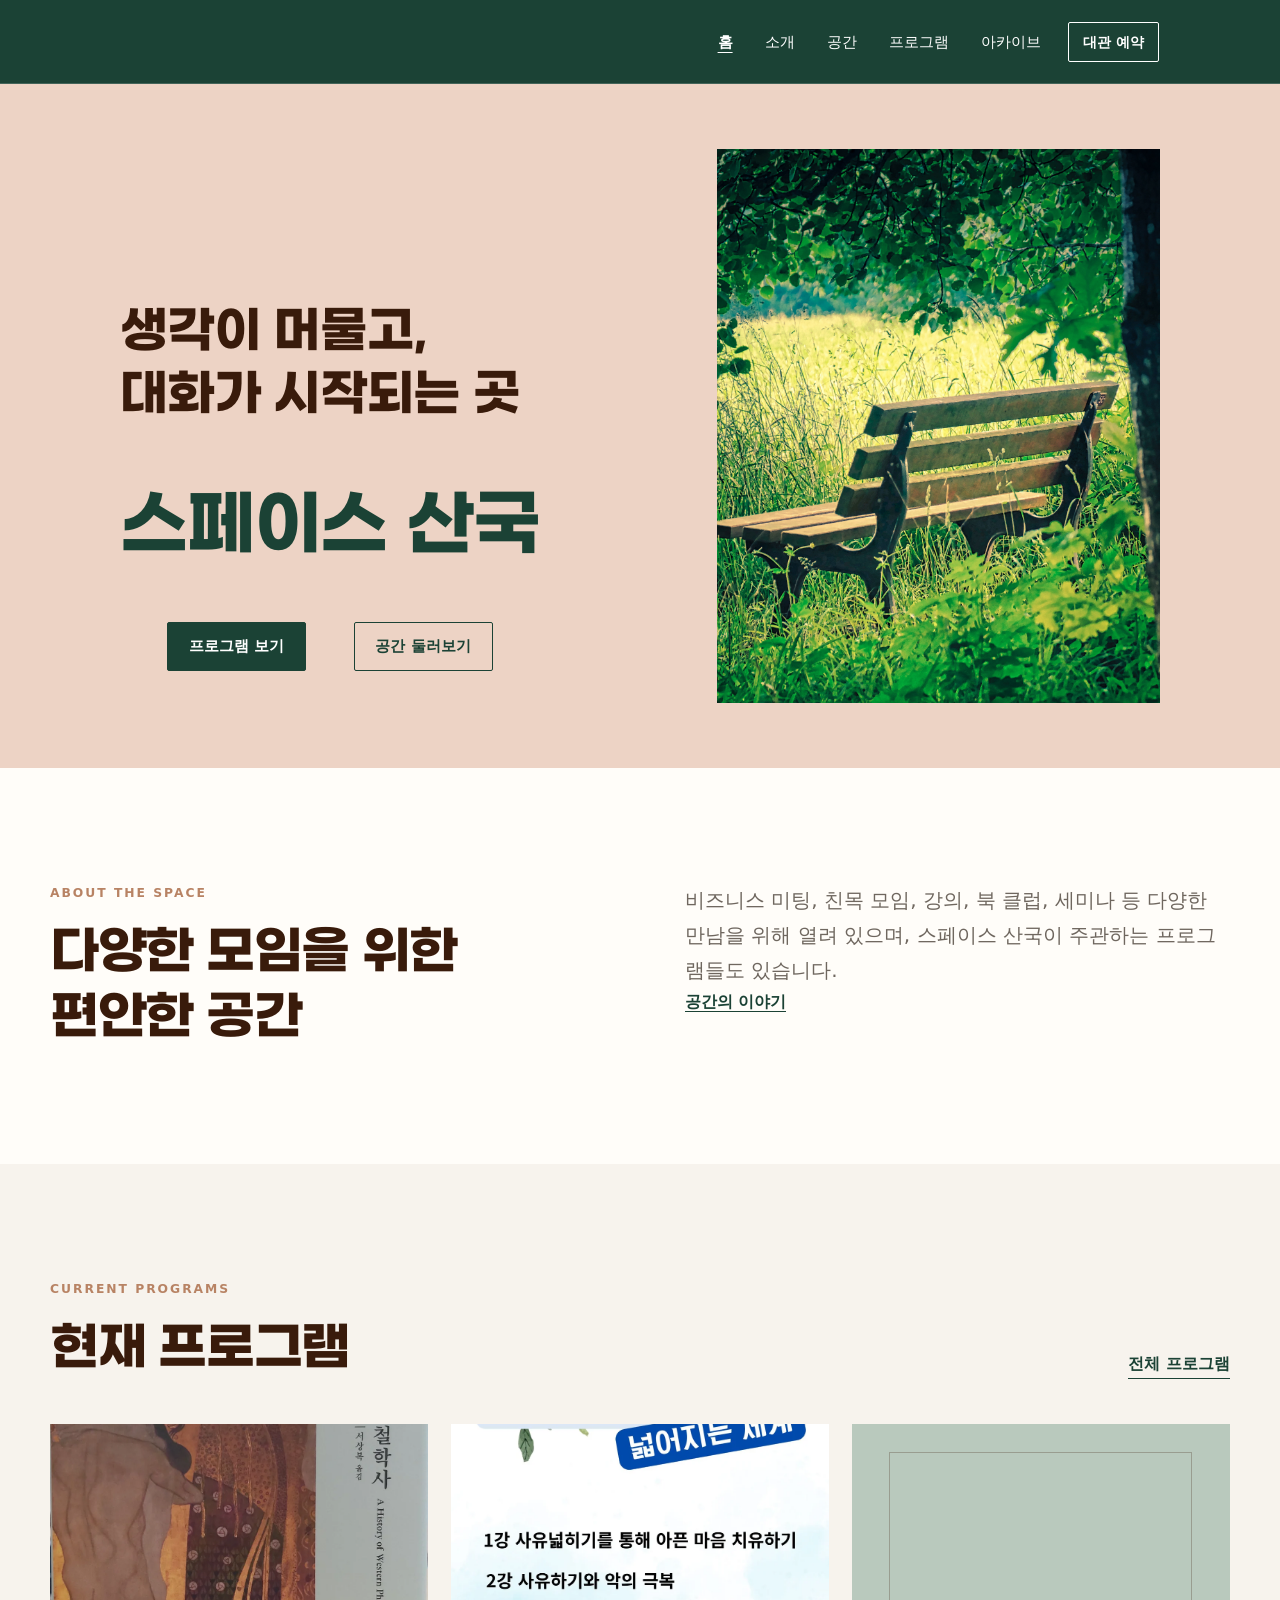
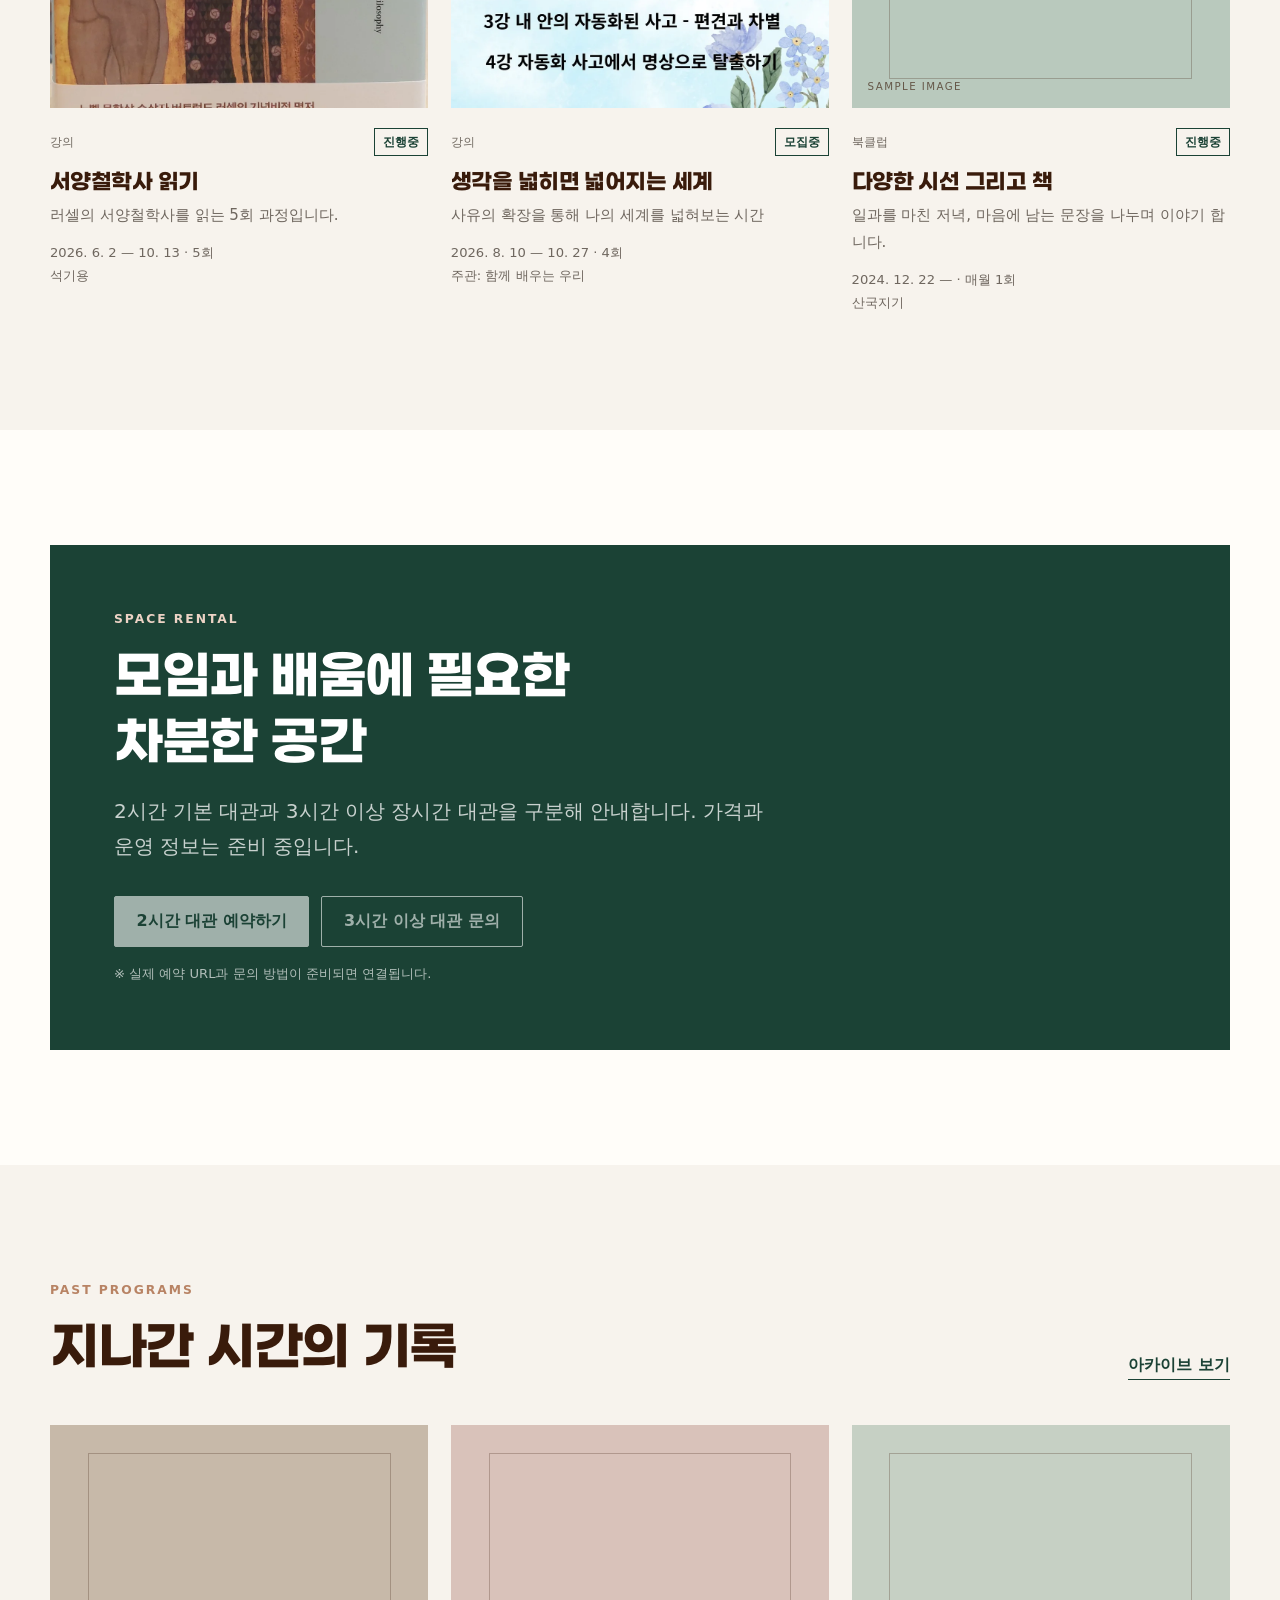
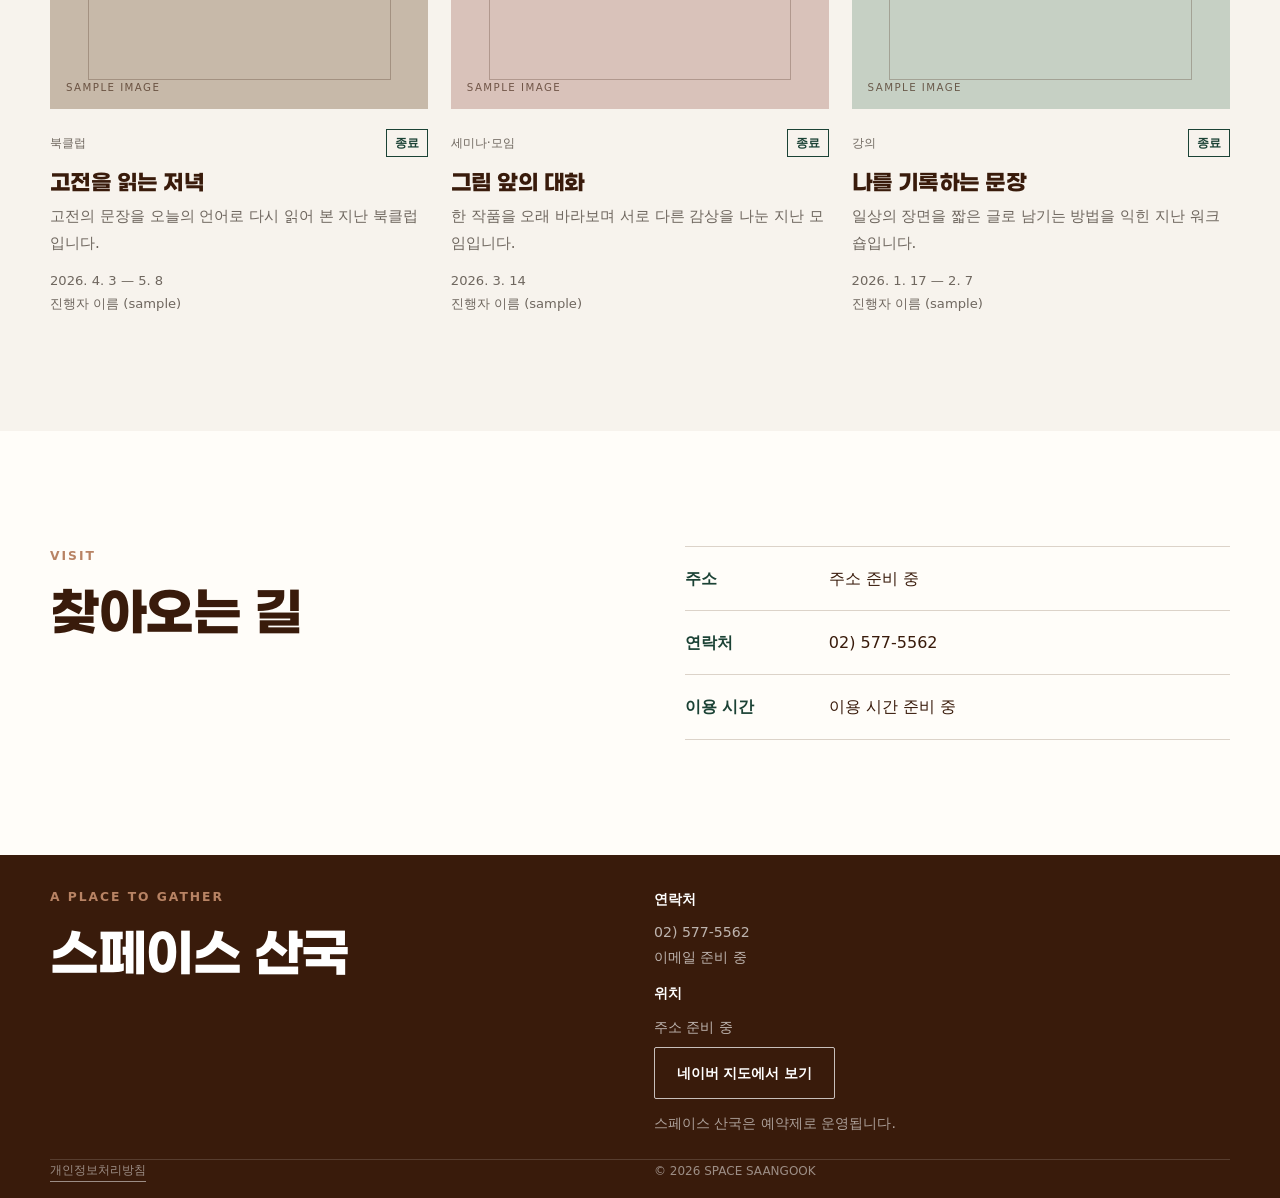
<file: index.html>
<!doctype html><html lang="ko"><head><meta charset="UTF-8"><meta name="viewport" content="width=device-width,initial-scale=1"><meta name="description" content="인문·문화 프로그램과 공간 대여를 소개하는 공간 웹사이트"><title>공간 이름 (가칭) | 인문·문화 공간</title><link rel="stylesheet" href="assets/styles.css?v=20260903-17"><script defer src="assets/data.js?v=20260903-1"></script><script defer src="assets/app.js?v=20260903-7"></script></head><body data-page="home"><main id="main"></main></body></html>
</file>
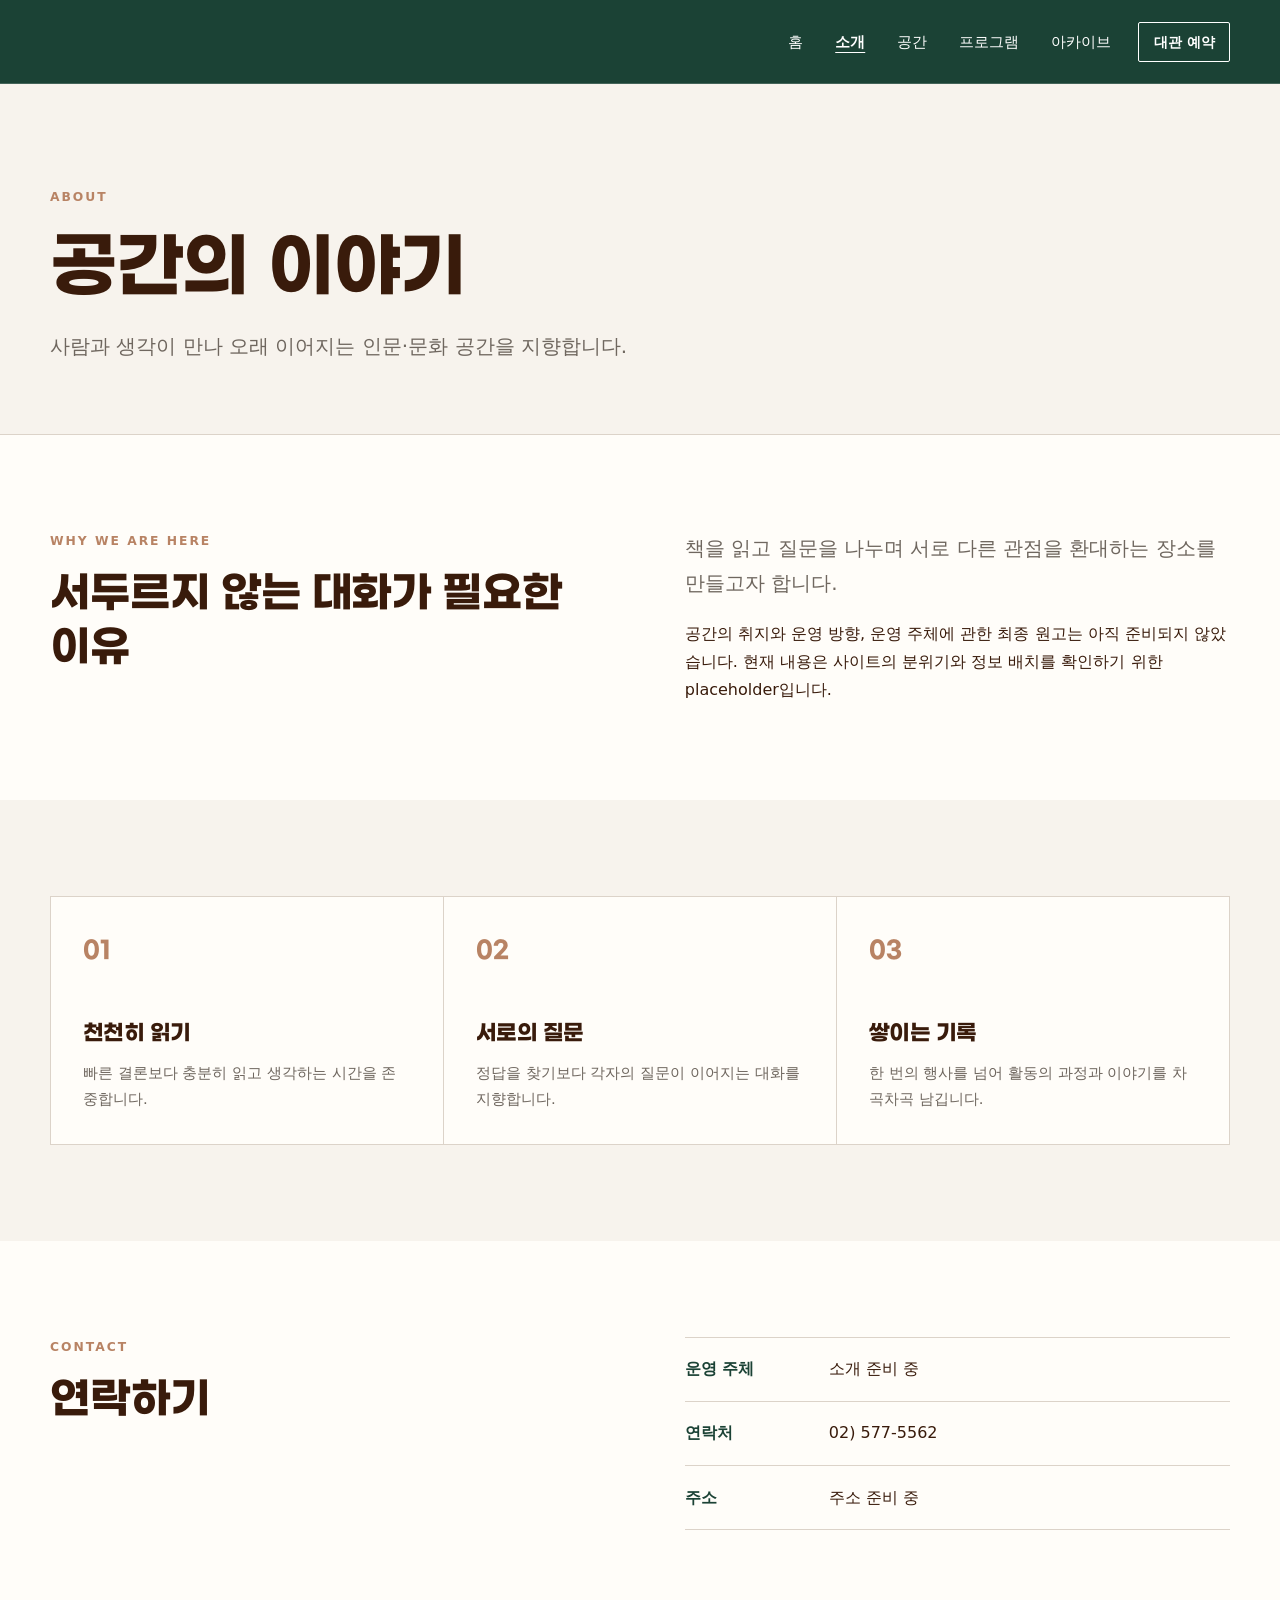
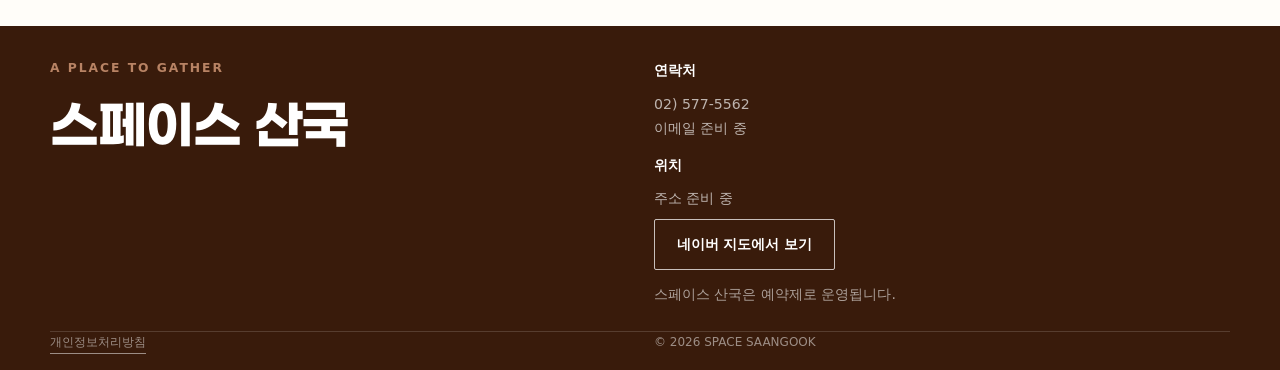
<file: about.html>
<!doctype html><html lang="ko"><head><meta charset="UTF-8"><meta name="viewport" content="width=device-width,initial-scale=1"><meta name="description" content="공간의 취지와 운영 방향 소개"><title>소개 | 공간 이름 (가칭)</title><link rel="stylesheet" href="assets/styles.css?v=20260903-14"><script defer src="assets/data.js"></script><script defer src="assets/app.js?v=20260903-5"></script></head><body data-page="about"><main id="main"></main></body></html>
</file>
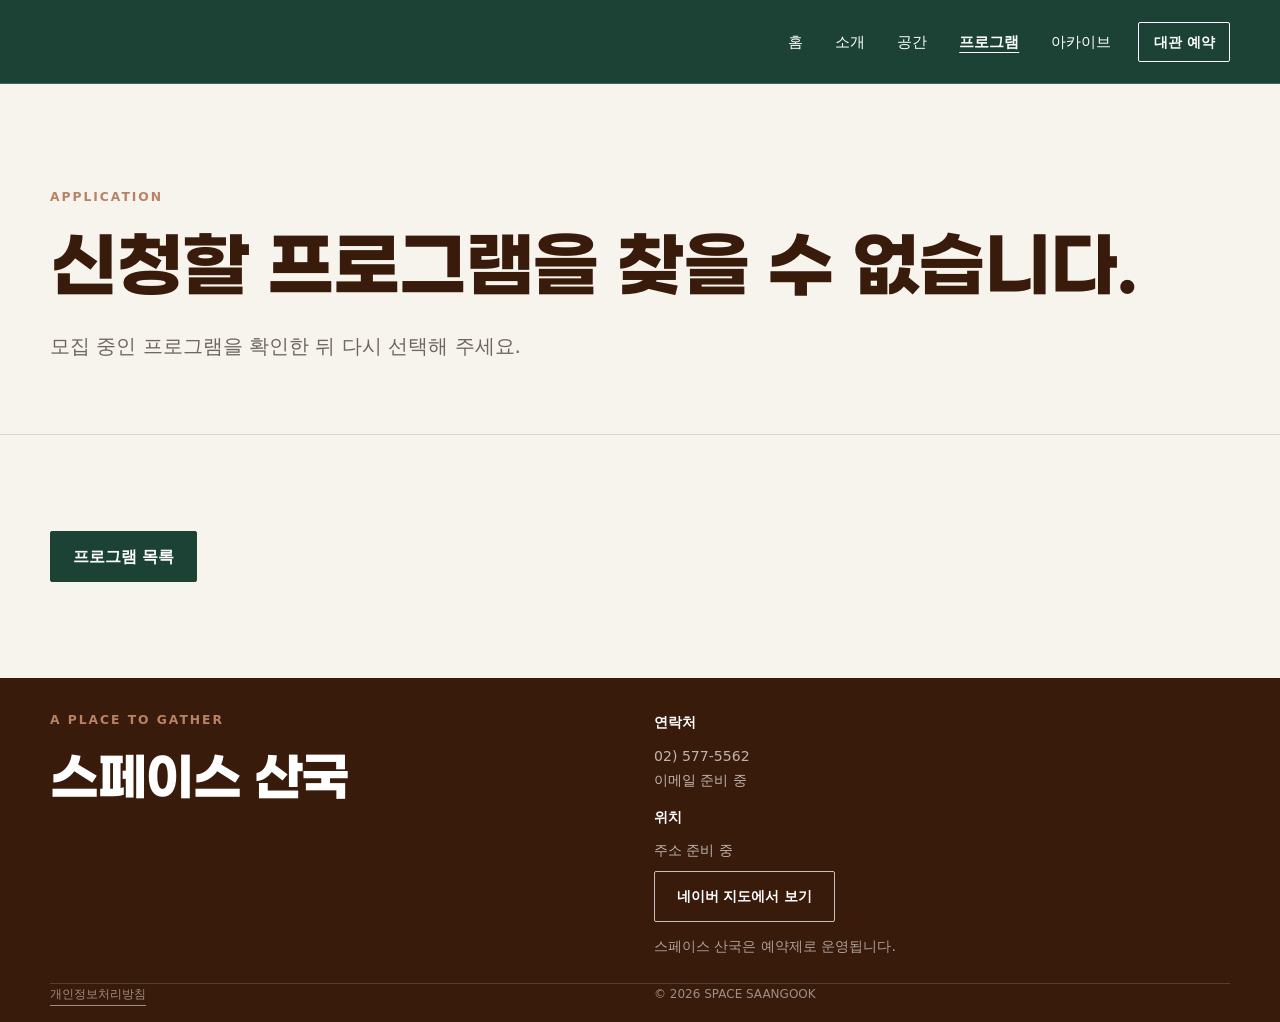
<file: apply.html>
<!doctype html><html lang="ko"><head><meta charset="UTF-8"><meta name="viewport" content="width=device-width,initial-scale=1"><meta name="description" content="스페이스 산국 프로그램 신청"><title>프로그램 신청 | 스페이스 산국</title><link rel="stylesheet" href="assets/styles.css?v=20260903-21"><script defer src="assets/data.js?v=20260903-8"></script><script defer src="assets/app.js?v=20260903-12"></script></head><body data-page="apply"><main id="main"></main></body></html>
</file>
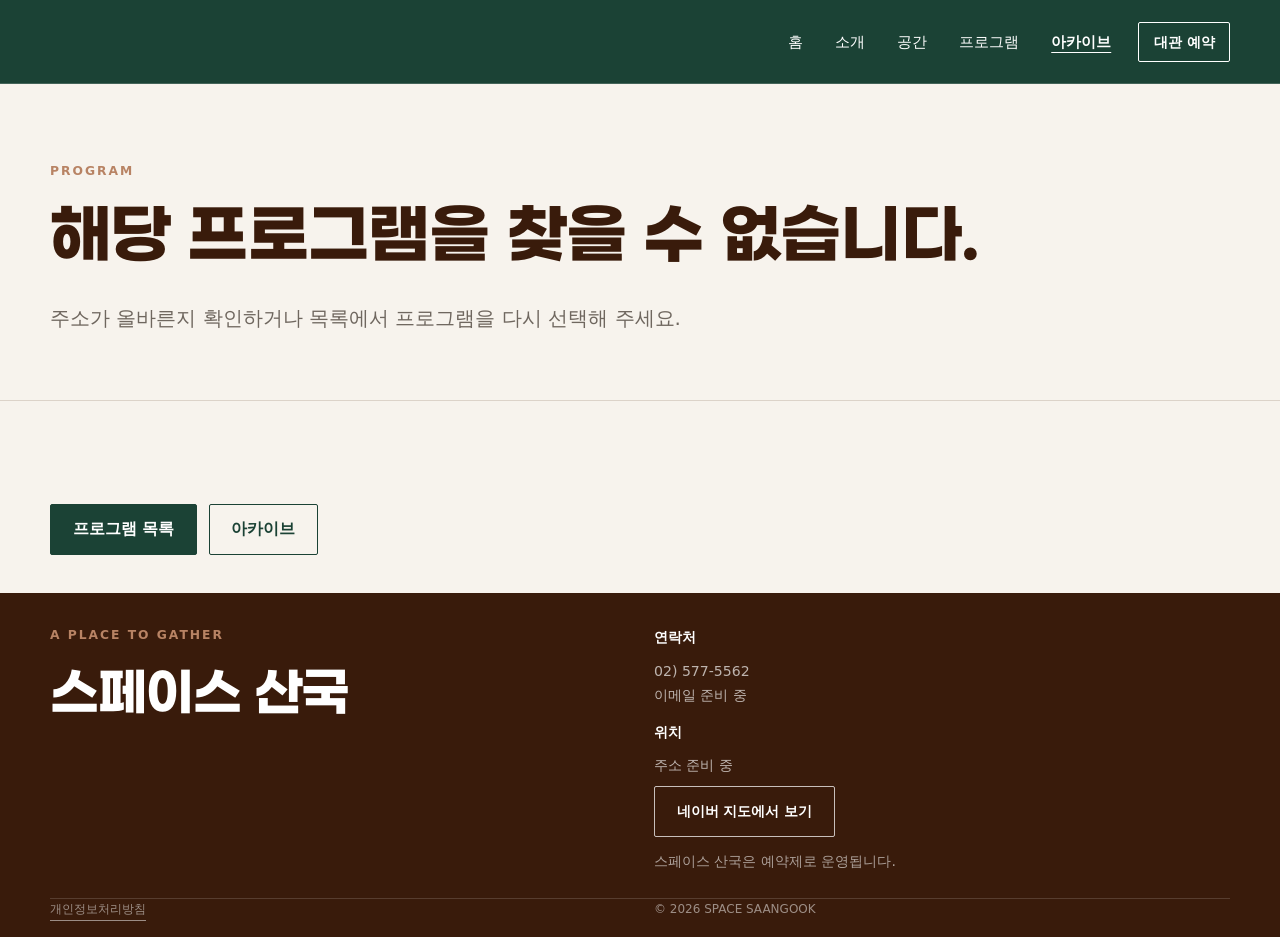
<file: archive-detail.html>
<!doctype html><html lang="ko"><head><meta charset="UTF-8"><meta name="viewport" content="width=device-width,initial-scale=1"><meta name="description" content="지난 프로그램 상세 기록"><title>지난 프로그램 상세 | 공간 이름 (가칭)</title><link rel="stylesheet" href="assets/styles.css?v=20260903-24"><script defer src="assets/data.js"></script><script defer src="assets/app.js?v=20260903-6"></script></head><body data-page="archive-detail"><main id="main"></main></body></html>
</file>
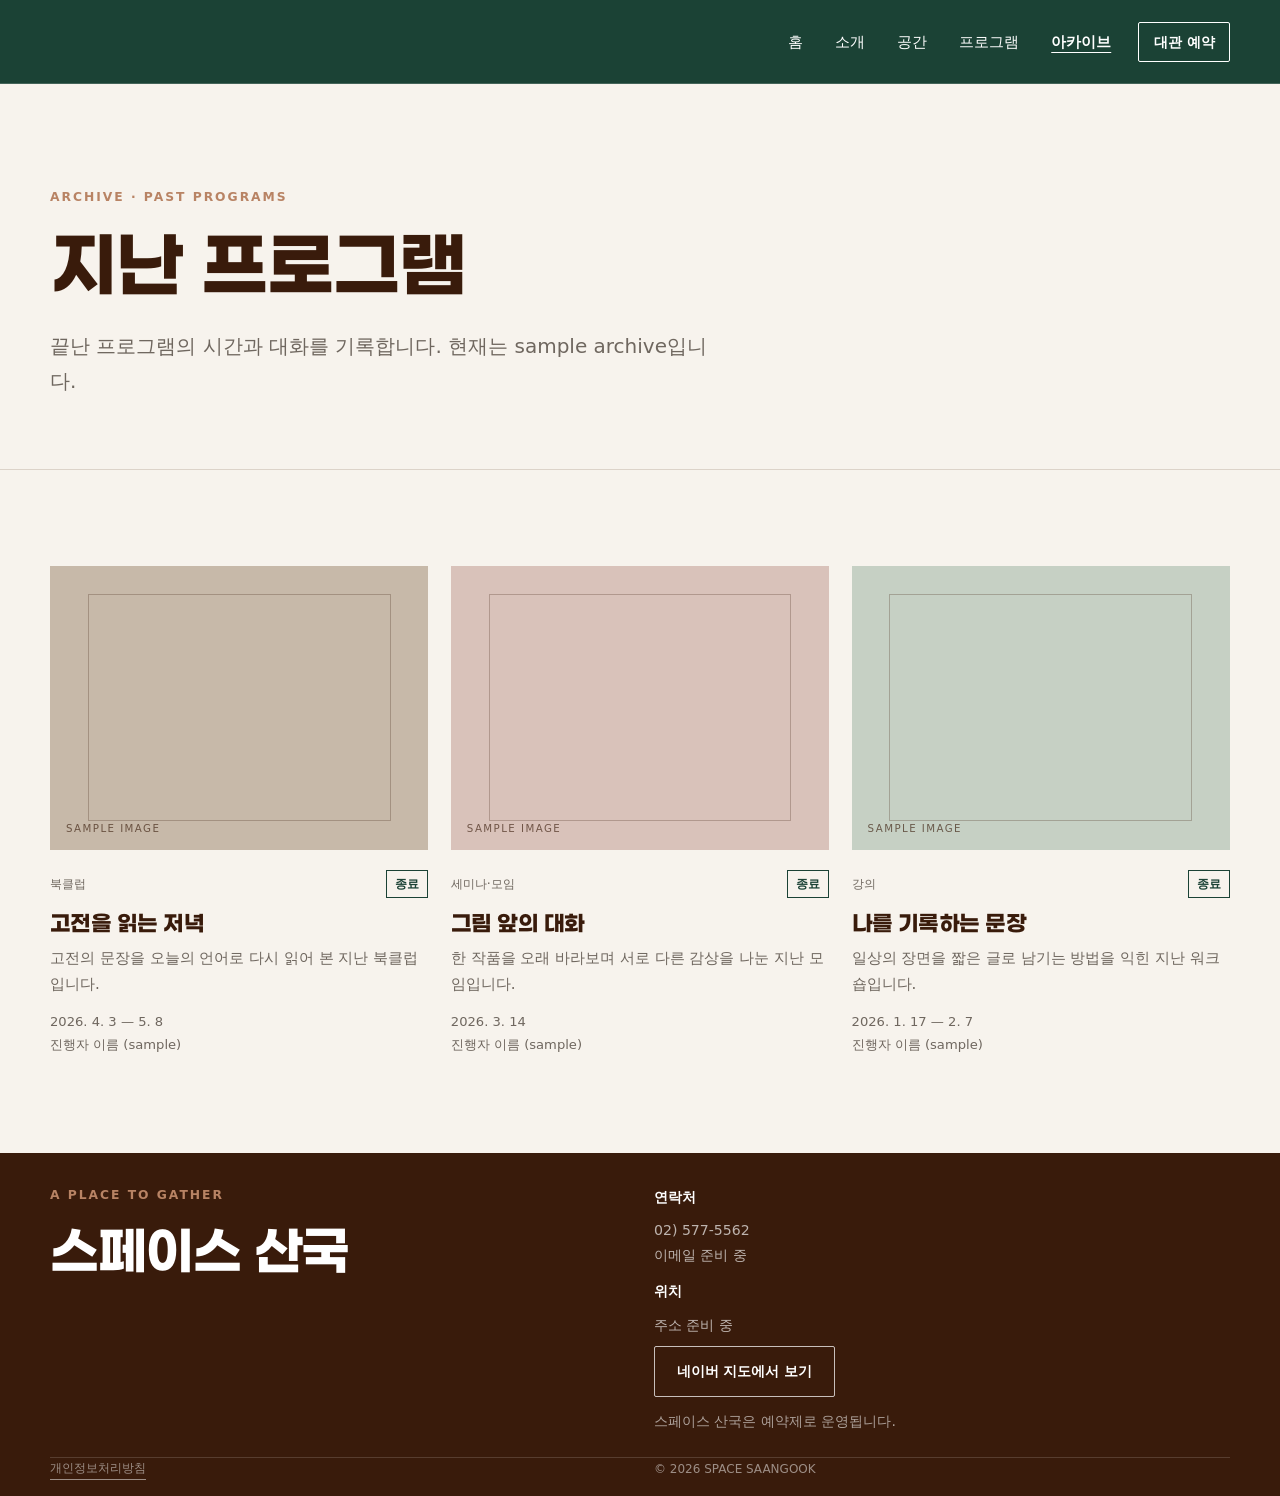
<file: archive.html>
<!doctype html><html lang="ko"><head><meta charset="UTF-8"><meta name="viewport" content="width=device-width,initial-scale=1"><meta name="description" content="종료된 프로그램 기록"><title>아카이브 | 공간 이름 (가칭)</title><link rel="stylesheet" href="assets/styles.css?v=20260903-14"><script defer src="assets/data.js"></script><script defer src="assets/app.js?v=20260903-5"></script></head><body data-page="archive"><main id="main"></main></body></html>
</file>
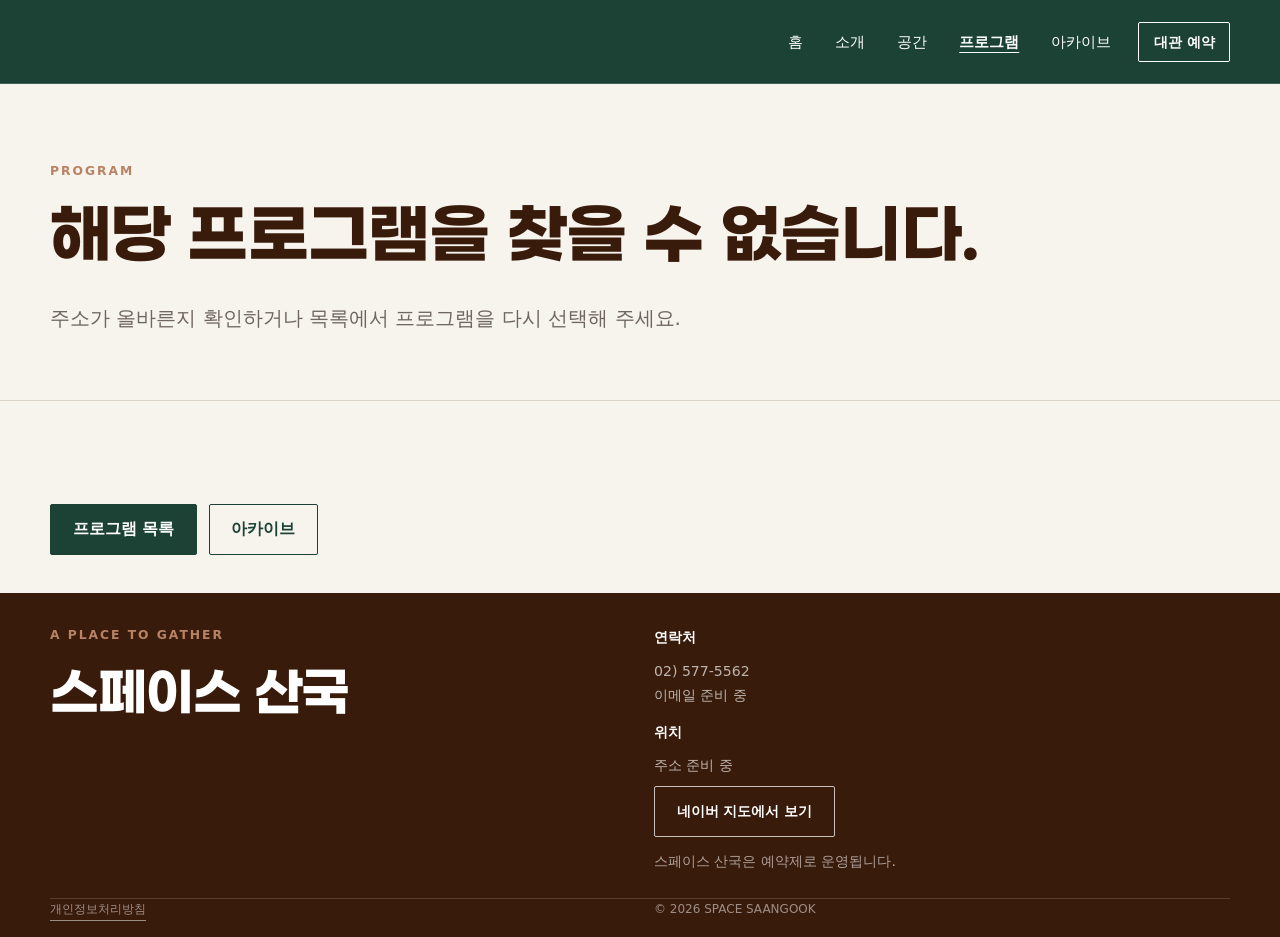
<file: program.html>
<!doctype html><html lang="ko"><head><meta charset="UTF-8"><meta name="viewport" content="width=device-width,initial-scale=1"><meta name="description" content="프로그램 상세 안내"><title>프로그램 상세 | 공간 이름 (가칭)</title><link rel="stylesheet" href="assets/styles.css?v=20260903-24"><script defer src="assets/data.js?v=20260903-8"></script><script defer src="assets/app.js?v=20260903-11"></script></head><body data-page="program-detail"><main id="main"></main></body></html>
</file>
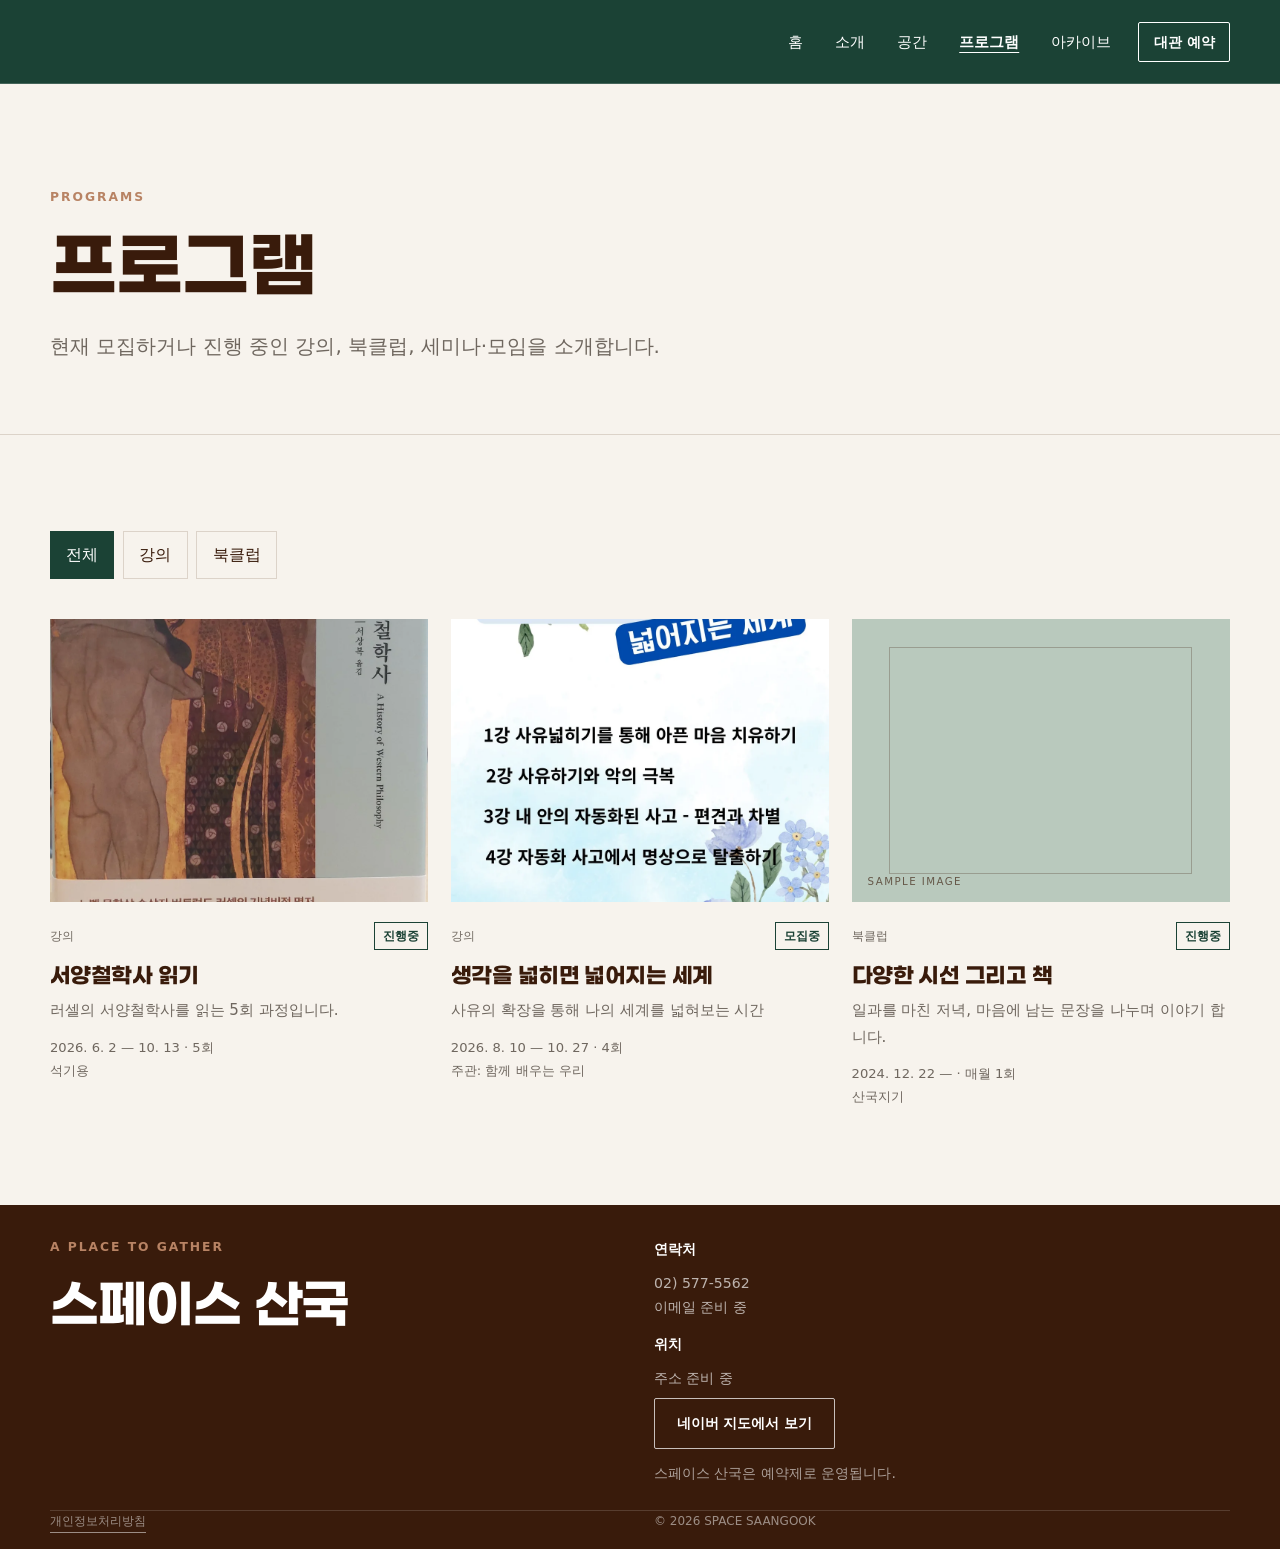
<file: programs.html>
<!doctype html><html lang="ko"><head><meta charset="UTF-8"><meta name="viewport" content="width=device-width,initial-scale=1"><meta name="description" content="현재 모집 및 진행 중인 인문·문화 프로그램"><title>프로그램 | 공간 이름 (가칭)</title><link rel="stylesheet" href="assets/styles.css?v=20260903-17"><script defer src="assets/data.js?v=20260903-8"></script><script defer src="assets/app.js?v=20260903-13"></script></head><body data-page="programs"><main id="main"></main></body></html>
</file>
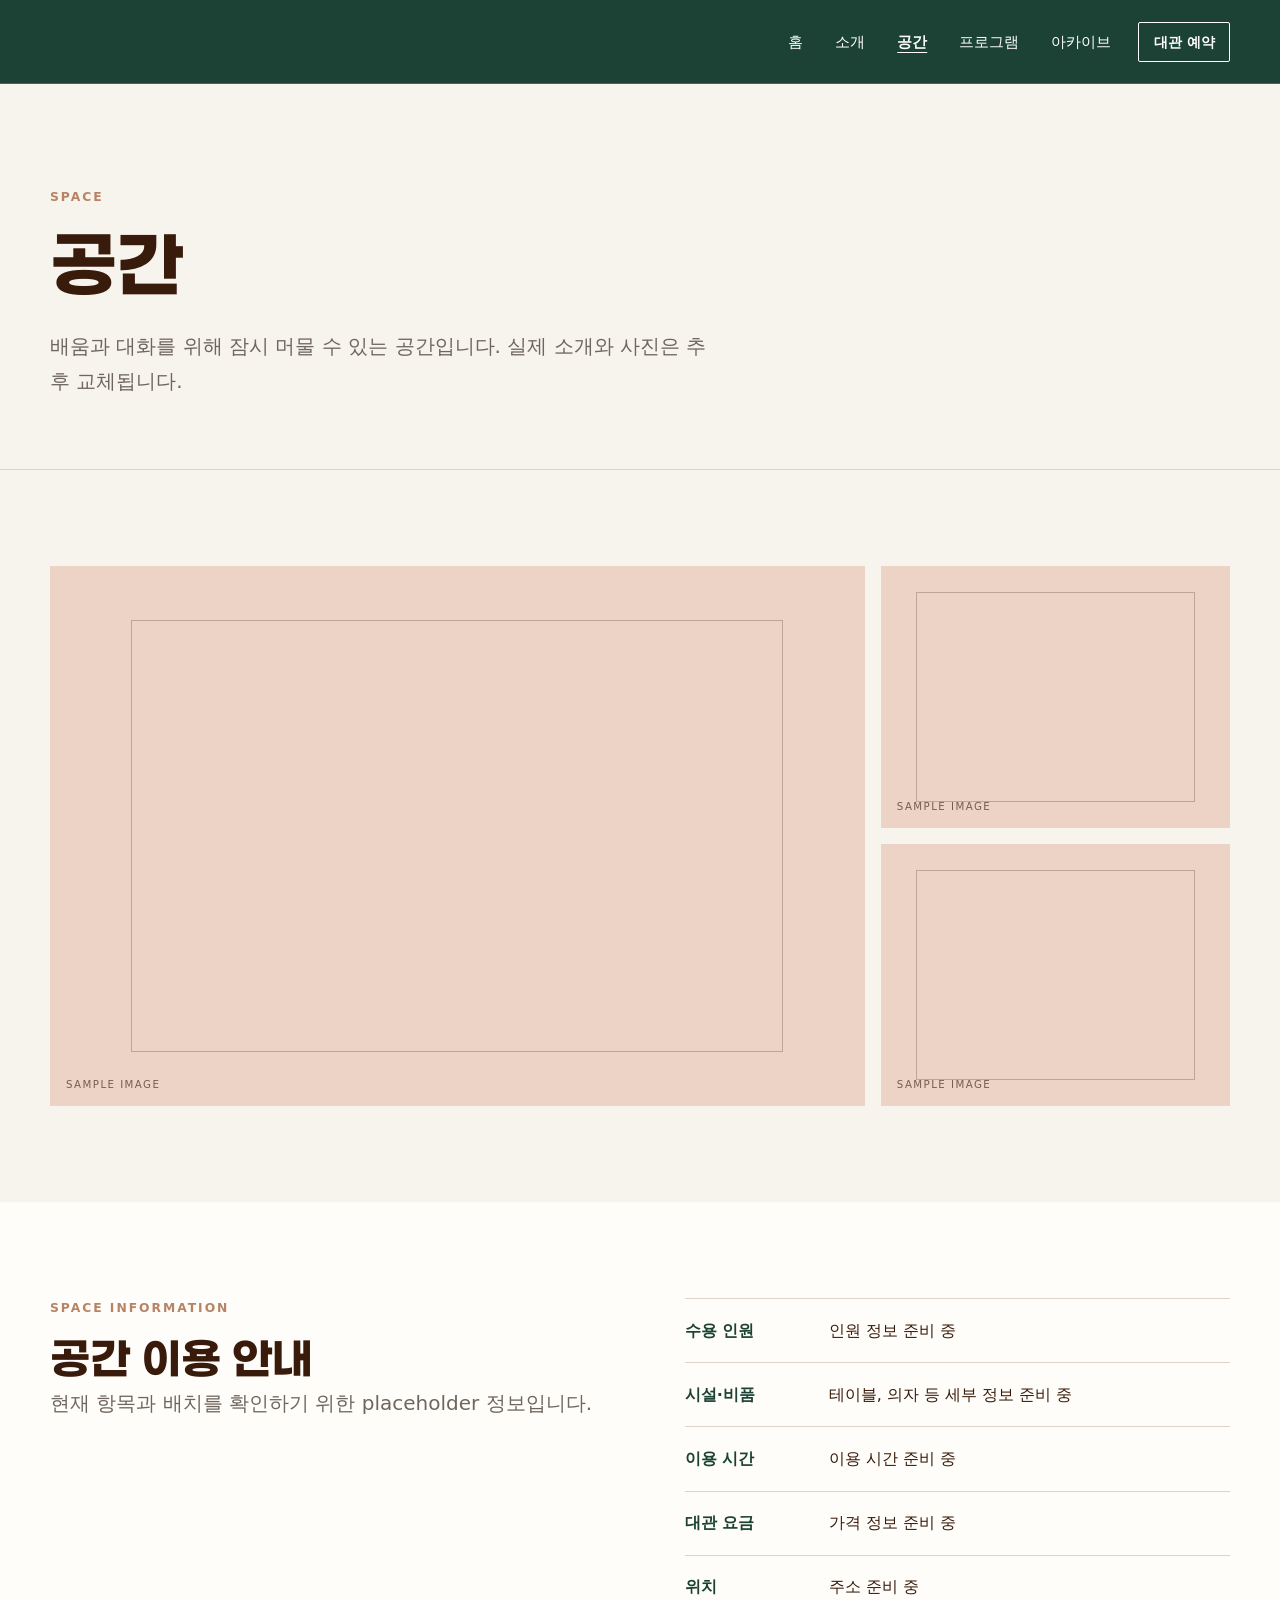
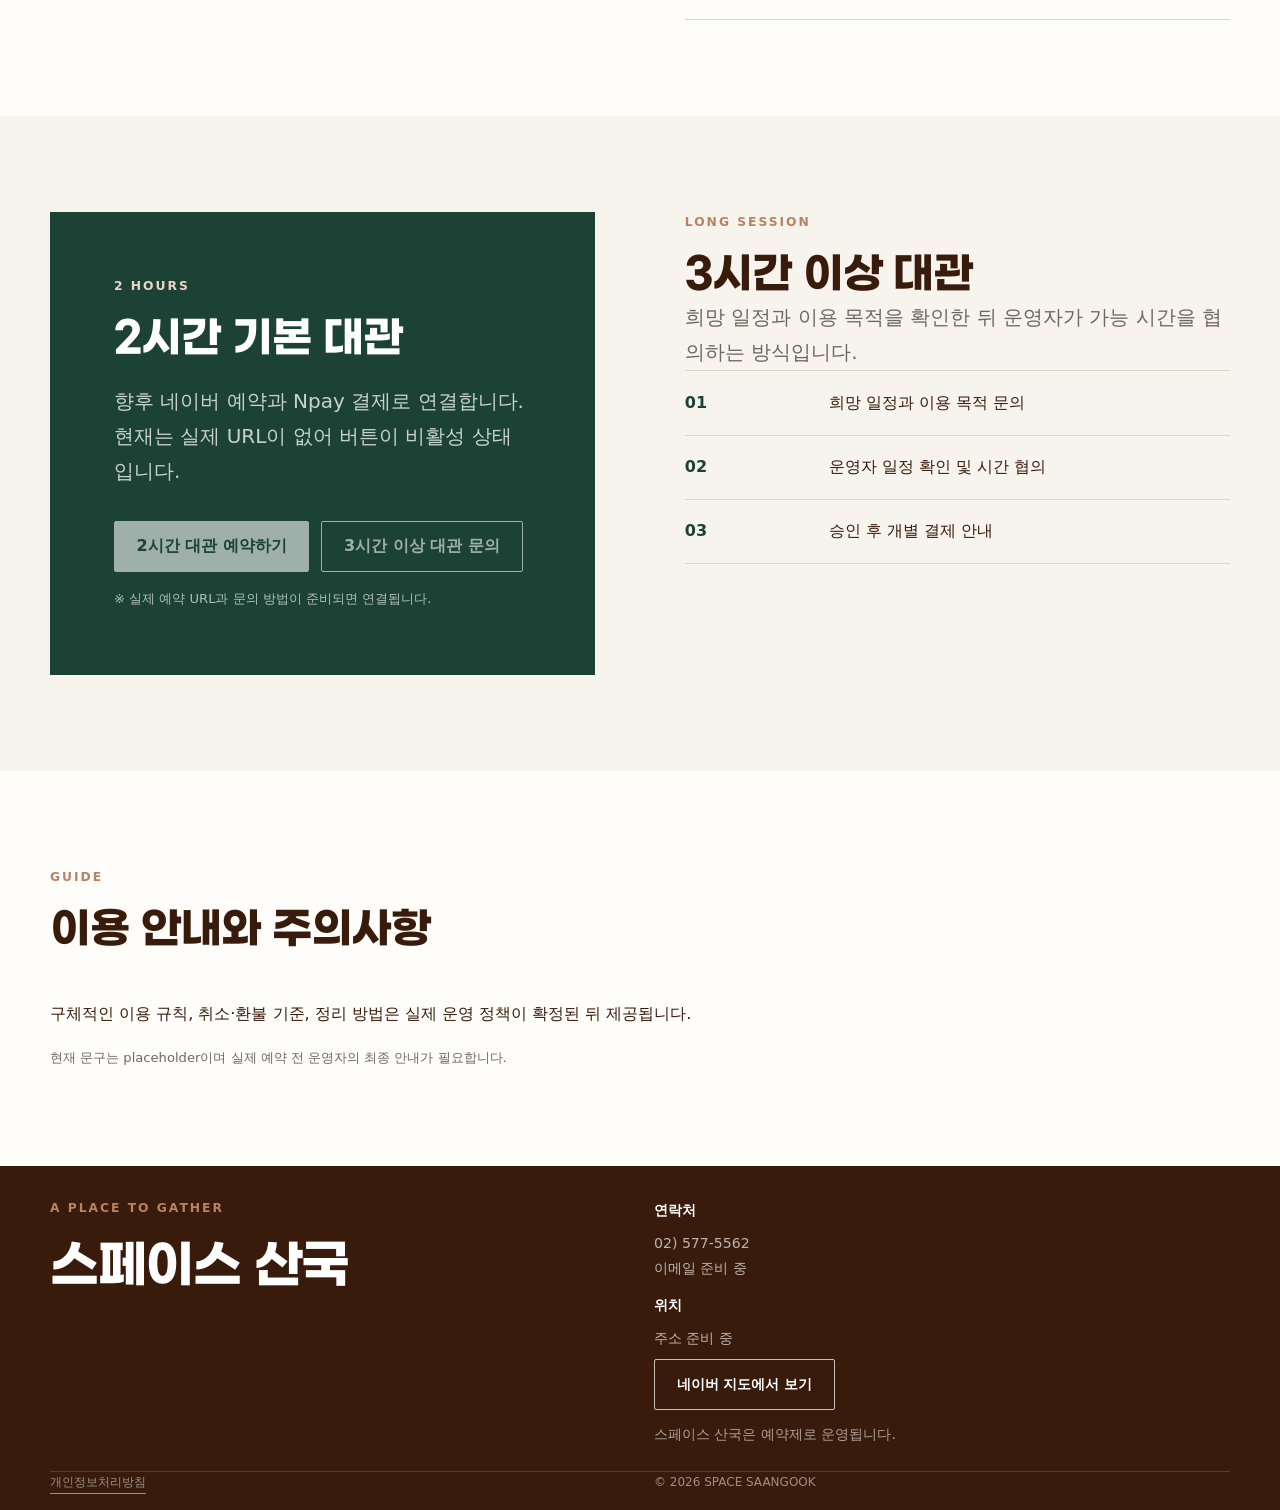
<file: space.html>
<!doctype html><html lang="ko"><head><meta charset="UTF-8"><meta name="viewport" content="width=device-width,initial-scale=1"><meta name="description" content="공간과 대관 이용 안내"><title>공간 | 공간 이름 (가칭)</title><link rel="stylesheet" href="assets/styles.css?v=20260903-14"><script defer src="assets/data.js"></script><script defer src="assets/app.js?v=20260903-5"></script></head><body data-page="space"><main id="main"></main></body></html>
</file>
<file: assets/styles.css>
@font-face {
  font-family: "Gmarket Sans";
  src: url("fonts/GmarketSansBold.otf") format("opentype");
  font-style: normal;
  font-weight: 700 900;
  font-display: swap;
}

:root {
  --color-primary: #1b4235;
  --color-cream: #edd3c5;
  --color-brown: #b88364;
  --color-dark: #391b0b;
  --color-bg: #f7f3ed;
  --color-paper: #fffdf9;
  --color-muted: #6f675f;
  --color-line: #dcd3c9;
  --font-serif: "Gmarket Sans", "Noto Sans KR", "Malgun Gothic", sans-serif;
  --font-sans: "Pretendard", "Noto Sans KR", system-ui, sans-serif;
  --max-width: 1180px;
  --section-space: clamp(4.5rem, 9vw, 8rem);
}

* { box-sizing: border-box; }
html { scroll-behavior: smooth; }
body {
  margin: 0;
  color: var(--color-dark);
  background: var(--color-bg);
  font-family: var(--font-sans);
  font-size: 16px;
  line-height: 1.75;
}
body.menu-open { overflow: hidden; }
a { color: inherit; text-decoration: none; }
button { font: inherit; }
img { display: block; max-width: 100%; }
.skip-link { position: fixed; left: 1rem; top: -5rem; z-index: 100; padding: .7rem 1rem; background: var(--color-primary); color: white; }
.skip-link:focus { top: 1rem; }
.container { width: min(calc(100% - 3rem), var(--max-width)); margin-inline: auto; }
.eyebrow { margin: 0 0 .8rem; color: var(--color-brown); font-size: .77rem; font-weight: 700; letter-spacing: .16em; text-transform: uppercase; }
h1, h2, h3 { margin: 0; font-family: var(--font-serif); font-weight: 700; line-height: 1.28; letter-spacing: -.025em; }
h1 { font-size: clamp(2.6rem, 7vw, 5.8rem); }
h2 { font-size: clamp(2rem, 4vw, 3.4rem); }
h3 { font-size: 1.35rem; }
p { margin: 0; }
.lead { max-width: 42rem; color: var(--color-muted); font-size: clamp(1.06rem, 2vw, 1.25rem); }
.section { padding-block: var(--section-space); }
.section--paper { background: var(--color-paper); }
.section-head { display: flex; align-items: end; justify-content: space-between; gap: 2rem; margin-bottom: 2.8rem; }
.text-link { border-bottom: 1px solid currentColor; color: var(--color-primary); font-weight: 700; }
.button { display: inline-flex; min-height: 3.2rem; align-items: center; justify-content: center; padding: .65rem 1.35rem; border: 1px solid var(--color-primary); border-radius: 2px; background: var(--color-primary); color: white; font-weight: 700; cursor: pointer; }
.button--outline { background: transparent; color: var(--color-primary); }
.button[aria-disabled="true"] { cursor: not-allowed; opacity: .58; }
.button-row { display: flex; flex-wrap: wrap; gap: .75rem; margin-top: 2rem; }

.site-header { position: sticky; top: 0; z-index: 30; border-bottom: 1px solid rgba(255,255,255,.18); background: var(--color-primary); color: white; }
.header-inner { display: flex; min-height: 5.2rem; align-items: center; justify-content: flex-end; gap: 2rem; }
.nav-wrap, .nav-list { display: flex; align-items: center; }
.nav-list { gap: 2rem; margin: 0; padding: 0; list-style: none; }
.nav-list a { font-size: .93rem; }
.nav-list a[aria-current="page"] { color: white; font-weight: 800; text-decoration: underline; text-underline-offset: .35em; }
.header-cta { min-height: 2.5rem; margin-left: 1.7rem; padding: .4rem .9rem; border-color: white; background: transparent; color: white; font-size: .86rem; }
.menu-button { display: none; width: 2.8rem; height: 2.8rem; border: 0; background: transparent; color: white; font-size: 1.5rem; }

@media (min-width: 841px) {
  body[data-page="home"] .header-inner { display: grid; grid-template-columns: 1.08fr .92fr; width: min(calc(100% - 7rem), 1040px); gap: clamp(2rem, 6vw, 6rem); }
  body[data-page="home"] .nav-wrap { grid-column: 2; justify-self: center; }
}

.hero { min-height: 76vh; display: grid; align-items: center; overflow: hidden; background: var(--color-cream); }
.hero-grid { display: grid; grid-template-columns: 1.08fr .92fr; width: min(calc(100% - 7rem), 1040px); align-items: center; gap: clamp(2rem, 6vw, 6rem); padding-block: 4rem; }
.hero-copy { display: flex; align-self: stretch; flex-direction: column; justify-content: flex-end; padding-block: clamp(1rem, 3vw, 2rem); }
.hero-content { width: fit-content; }
.hero-copy h1 { font-size: clamp(1.775rem, 3.875vw, 3.175rem); }
.hero-title-line { display: block; white-space: nowrap; }
.hero-title-line:not(.hero-name) { transform: translateY(-1em); }
.hero-name { position: relative; top: -.267em; margin-top: .4em; color: var(--color-primary); font-size: calc(clamp(2.432rem, 5.248vw, 4.224rem) + 4px); line-height: 1.1; text-align: center; }
.hero-name.is-entering { animation: hero-name-enter 4s cubic-bezier(.22, 1, .36, 1) both; }
.hero-title-line.accent { color: inherit; }
.hero-copy .lead { margin-top: 1.7rem; }
.hero-copy .button-row { justify-content: center; gap: clamp(1.5rem, 4vw, 3rem); margin-top: 2.5rem; }
.hero-copy .button-row .button { min-height: 3.05rem; padding: .62rem 1.3rem; font-size: .96rem; }
.hero-art, .placeholder { position: relative; overflow: hidden; background: var(--color-cream); }
.hero-art { aspect-ratio: 4 / 5; }
.hero-art img { width: 100%; height: 100%; object-fit: cover; object-position: center; }
.placeholder::before { content: ""; position: absolute; inset: 10%; border: 1px solid rgba(57,27,11,.25); }
.intro-grid, .rental-grid, .detail-grid, .contact-grid { display: grid; grid-template-columns: 1fr 1fr; gap: clamp(2rem, 7vw, 7rem); align-items: start; }
.intro-copy p + p { margin-top: 1rem; }
.facts { display: grid; grid-template-columns: repeat(3, 1fr); gap: 1px; margin: 3rem 0 0; background: var(--color-line); border: 1px solid var(--color-line); }
.fact { padding: 1.4rem; background: var(--color-paper); }
.fact strong { display: block; color: var(--color-primary); font-family: var(--font-serif); font-size: 1.25rem; }
.fact span { color: var(--color-muted); font-size: .86rem; }

.card-grid { display: grid; grid-template-columns: repeat(3, 1fr); gap: 2rem 1.4rem; }
.card { min-width: 0; }
.card-image { position: relative; aspect-ratio: 4 / 3; margin-bottom: 1.25rem; overflow: hidden; background: var(--card-color, var(--color-cream)); }
.card-image img, .gallery-image img { width: 100%; height: 100%; object-fit: cover; }
.placeholder::after { content: "SAMPLE IMAGE"; position: absolute; left: 1rem; bottom: .75rem; color: rgba(57,27,11,.65); font-size: .64rem; letter-spacing: .14em; }
.card-meta { display: flex; align-items: center; justify-content: space-between; gap: 1rem; color: var(--color-muted); font-size: .78rem; }
.status { padding: .13rem .5rem; border: 1px solid currentColor; color: var(--color-primary); font-weight: 700; }
.card h3 { margin: .75rem 0 .45rem; }
.card-desc { color: var(--color-muted); font-size: .94rem; }
.card-info { margin-top: .85rem; color: var(--color-muted); font-size: .82rem; }
.card a:focus-visible, .card a:hover { color: var(--color-primary); text-decoration: underline; text-underline-offset: .25em; }
.rental-panel { padding: clamp(2rem, 5vw, 4.5rem); background: var(--color-primary); color: white; }
.rental-panel .eyebrow { color: var(--color-cream); }
.rental-panel .lead { margin-top: 1.2rem; color: rgba(255,255,255,.76); }
.rental-panel .button { border-color: white; background: white; color: var(--color-primary); }
.rental-panel .button--outline { background: transparent; color: white; }
.notice { margin-top: 1rem; color: var(--color-muted); font-size: .82rem; }
.rental-panel .notice { color: rgba(255,255,255,.66); }

.page-hero { padding: clamp(5rem, 11vw, 9rem) 0 clamp(3.5rem, 8vw, 6rem); border-bottom: 1px solid var(--color-line); }
.page-hero--notice h1 { font-size: clamp(2rem, 4vw, 3.4rem); }
.page-hero .lead { margin-top: 1.5rem; }
body:is([data-page="about"], [data-page="space"], [data-page="programs"], [data-page="archive"], [data-page="apply"]) { --section-space: clamp(3.75rem, 7.5vw, 6.5rem); }
body:is([data-page="about"], [data-page="space"], [data-page="programs"], [data-page="archive"], [data-page="apply"]) .page-hero { padding: clamp(4rem, 8vw, 7rem) 0 clamp(2.75rem, 5.5vw, 4.5rem); }
body:is([data-page="about"], [data-page="space"], [data-page="programs"], [data-page="archive"], [data-page="apply"]) .page-hero h1 { font-size: clamp(2.35rem, 5.5vw, 4.8rem); }
body:is([data-page="about"], [data-page="space"], [data-page="programs"], [data-page="archive"], [data-page="apply"]) main h2 { font-size: clamp(1.8rem, 3.3vw, 2.8rem); }
body:is([data-page="about"], [data-page="space"], [data-page="programs"], [data-page="archive"], [data-page="apply"]) .page-hero .lead { margin-top: 1.1rem; }
.detail-back-link { display: inline-block; margin-bottom: 1.5rem; font-size: .9rem; }
body[data-page="program-detail"], body[data-page="archive-detail"] { --section-space: clamp(3.5rem, 7vw, 6rem); }
body[data-page="program-detail"] .page-hero, body[data-page="archive-detail"] .page-hero { padding: clamp(3rem, 6vw, 5rem) 0 clamp(2.75rem, 6vw, 4.5rem); }
body[data-page="program-detail"] .page-hero h1, body[data-page="archive-detail"] .page-hero h1 { font-size: clamp(2.2rem, 5vw, 4.25rem); }
body[data-page="program-detail"] main > .section--paper, body[data-page="archive-detail"] main > .section--paper { padding-top: clamp(2.25rem, 4vw, 3.5rem); }
body[data-page="program-detail"] main > .section--paper h2, body[data-page="archive-detail"] main > .section--paper h2 { font-size: clamp(1.75rem, 2.7vw, 2.4rem); }
body[data-page="program-detail"] main > .section--paper h2 + p, body[data-page="archive-detail"] main > .section--paper h2 + p { margin-top: 1.25rem; }
body[data-page="program-detail"] main > .section--paper p + p, body[data-page="archive-detail"] main > .section--paper p + p { margin-top: .8rem; }
.gallery { display: grid; grid-template-columns: 1.4fr .6fr; grid-template-rows: 1fr 1fr; gap: 1rem; min-height: 540px; }
.gallery > :first-child { grid-row: 1 / 3; }
.gallery-image { position: relative; overflow: hidden; background: var(--color-cream); }
.info-list { margin: 0; padding: 0; list-style: none; border-top: 1px solid var(--color-line); }
.info-list li { display: grid; grid-template-columns: 8rem 1fr; gap: 1rem; padding: 1.1rem 0; border-bottom: 1px solid var(--color-line); }
.info-list strong { color: var(--color-primary); }
.filters { display: flex; flex-wrap: wrap; gap: .55rem; margin-bottom: 2.5rem; }
.filter { padding: .55rem .95rem; border: 1px solid var(--color-line); background: transparent; color: var(--color-dark); cursor: pointer; }
.filter.active { border-color: var(--color-primary); background: var(--color-primary); color: white; }
.detail-image { position: relative; width: fit-content; max-width: 100%; justify-self: start; }
.detail-image img { display: block; width: auto; height: auto; max-width: 100%; max-height: min(70vh, 720px); object-fit: contain; }
.detail-copy .lead { margin: 1.4rem 0 2rem; }
.detail-copy h2 { margin-bottom: 1.4rem; }
.prose { max-width: 46rem; }
.prose p + p { margin-top: 1.2rem; }
.session-lectures { max-width: 46rem; margin-top: clamp(2.5rem, 5vw, 4rem); }
.session-lectures h2 { margin-bottom: 1.4rem; }
.lecture-list { border-top: 1px solid var(--color-line); }
.lecture-item { border-bottom: 1px solid var(--color-line); }
.lecture-item summary { display: grid; grid-template-columns: minmax(0, 1fr) auto; gap: 1rem; padding: 1.1rem 0; color: var(--color-primary); cursor: pointer; }
.lecture-item summary::marker { color: var(--color-brown); }
.lecture-item summary span { color: var(--color-muted); font-size: .88rem; font-weight: 400; }
.lecture-meta { display: grid; gap: .2rem; text-align: right; }
.lecture-item p { max-width: 42rem; padding: 0 0 1.25rem; }
.apply-grid { display: grid; grid-template-columns: 1fr 1fr; align-items: start; gap: clamp(2rem, 7vw, 7rem); }
.apply-summary h2 { margin-bottom: 1.5rem; }
.apply-form { display: grid; gap: 1.1rem; max-width: 34rem; }
.form-field { display: grid; gap: .4rem; }
.form-field label, .form-field legend { color: var(--color-primary); font-weight: 700; }
.form-field input, .form-field select { width: 100%; min-height: 3.2rem; padding: .65rem .8rem; border: 1px solid var(--color-line); border-radius: 2px; background: white; color: var(--color-dark); font: inherit; }
.session-field { margin: 0; padding: 0; border: 0; }
.session-picker { width: 100%; }
.session-picker summary { min-height: 3.2rem; padding: .75rem .8rem; border: 1px solid var(--color-line); border-radius: 2px; background: white; color: var(--color-dark); cursor: pointer; }
.session-picker summary::marker { color: var(--color-primary); }
.session-options { display: grid; width: 100%; margin-top: .5rem; gap: .5rem; }
.session-option { display: flex; align-items: flex-start; gap: .65rem; padding: .75rem .8rem; border: 1px solid var(--color-line); background: white; }
.session-option input { flex: 0 0 auto; width: 1.1rem; height: 1.1rem; min-height: auto; margin-top: .3rem; padding: 0; }
.session-option span { color: var(--color-dark); font-weight: 400; }
.session-option small { display: block; margin-top: .15rem; color: var(--color-muted); font-size: .82rem; }
.form-error { color: #8a3427; font-size: .86rem; }
.consent-field { display: flex; align-items: flex-start; gap: .6rem; margin-block: .25rem; }
.consent-field input { width: 1.1rem; height: 1.1rem; margin-top: .3rem; }
.apply-form .button { justify-self: start; }
.form-message { color: var(--color-primary); font-weight: 700; }
.values { display: grid; grid-template-columns: repeat(3, 1fr); gap: 1px; background: var(--color-line); border: 1px solid var(--color-line); }
.value { min-height: 15rem; padding: 2rem; background: var(--color-paper); }
.value span { display: block; margin-bottom: 3rem; color: var(--color-brown); font-family: var(--font-serif); font-size: 1.5rem; }
.value p { margin-top: .8rem; color: var(--color-muted); font-size: .93rem; }

.site-footer { padding: 2rem 0 1rem; background: var(--color-dark); color: white; }
.footer-grid { display: grid; grid-template-columns: 1fr 1fr; gap: 1.75rem; }
.footer-info { display: grid; gap: .75rem; color: rgba(255,255,255,.67); font-size: .88rem; }
.footer-info strong { color: white; }
.footer-info-group p + p { margin-top: .55rem; }
.footer-reservation-note { color: rgba(255,255,255,.58); }
.footer-map-button { min-height: 3.2rem; margin-top: .5rem; border-color: rgba(255,255,255,.72); color: white; }
.copyright { margin-top: 1.5rem; border-top: 1px solid rgba(255,255,255,.15); color: rgba(255,255,255,.5); font-size: .75rem; }
.footer-bottom { display: grid; grid-template-columns: 1fr 1fr; align-items: center; gap: 1.75rem; }
.footer-policy-link { justify-self: start; border-bottom: 1px solid currentColor; cursor: default; }

:focus-visible { outline: 3px solid var(--color-brown); outline-offset: 4px; }

@keyframes hero-name-enter {
  from { opacity: 0; transform: translateX(-40px); }
  to { opacity: 1; transform: translateX(0); }
}

@media (min-width: 821px) {
  body:is([data-page="program-detail"], [data-page="archive-detail"]) .page-hero { padding-bottom: clamp(2.5rem, 5vw, 4rem); }
  body:is([data-page="program-detail"], [data-page="archive-detail"]) .detail-grid { gap: clamp(3.5rem, 5.5vw, 5rem); }
  body:is([data-page="program-detail"], [data-page="archive-detail"]) .detail-image { justify-self: end; }
  body:is([data-page="program-detail"], [data-page="archive-detail"]) main > .page-hero + .section { padding-top: clamp(3rem, 5.5vw, 5rem); padding-bottom: clamp(1.75rem, 3vw, 2.75rem); }
  body:is([data-page="program-detail"], [data-page="archive-detail"]) main > .section--paper { padding-top: clamp(1.75rem, 3vw, 2.75rem); }
  body:is([data-page="program-detail"], [data-page="archive-detail"]) main > .section--paper .prose,
  body[data-page="program-detail"] .session-lectures { margin-inline: auto; }
}

@media (max-width: 820px) {
  .container { width: min(calc(100% - 2rem), var(--max-width)); }
  .menu-button { display: grid; place-items: center; }
  .nav-wrap { position: absolute; top: 100%; left: 0; display: none; width: 100vw; height: calc(100vh - 5.2rem); align-items: stretch; flex-direction: column; padding: 2.5rem 1rem; overflow-y: auto; background: var(--color-primary); }
  .nav-wrap.open { display: flex; }
  .nav-list { align-items: stretch; flex-direction: column; gap: 0; }
  .nav-list a { display: block; padding: 1rem .4rem; border-bottom: 1px solid rgba(255,255,255,.2); font-family: var(--font-serif); font-size: 1.5rem; }
  .header-cta { margin: 2rem 0 0; }
  .hero { min-height: auto; }
  .hero-grid, .intro-grid, .rental-grid, .detail-grid, .contact-grid, .apply-grid { grid-template-columns: 1fr; }
  .lecture-item summary { grid-template-columns: 1fr; gap: .35rem; }
  .lecture-meta { text-align: left; }
  .hero-copy { padding-block: 0; }
  .hero-copy .button-row { margin-top: 2.5rem; }
  .hero-art { width: 86%; margin-left: auto; aspect-ratio: 5 / 4; }
  .card-grid { grid-template-columns: repeat(2, 1fr); }
  .gallery { min-height: 420px; }
  .values { grid-template-columns: 1fr; }
  .value { min-height: auto; }
  .value span { margin-bottom: 1rem; }
}

@media (max-width: 560px) {
  h1 { font-size: clamp(2.55rem, 15vw, 4.2rem); }
  .section-head { display: block; }
  .section-head .text-link { display: inline-block; margin-top: 1rem; }
  .card-grid, .facts, .footer-grid, .footer-bottom { grid-template-columns: 1fr; }
  .gallery { grid-template-columns: 1fr 1fr; grid-template-rows: 2fr 1fr; min-height: 430px; }
  .gallery > :first-child { grid-column: 1 / 3; grid-row: auto; }
  .info-list li { grid-template-columns: 6.5rem 1fr; }
  .footer-bottom { align-items: flex-start; gap: .5rem; }
}

@media (prefers-reduced-motion: reduce) {
  html { scroll-behavior: auto; }
  .hero-name.is-entering { animation: none; }
}
</file>
